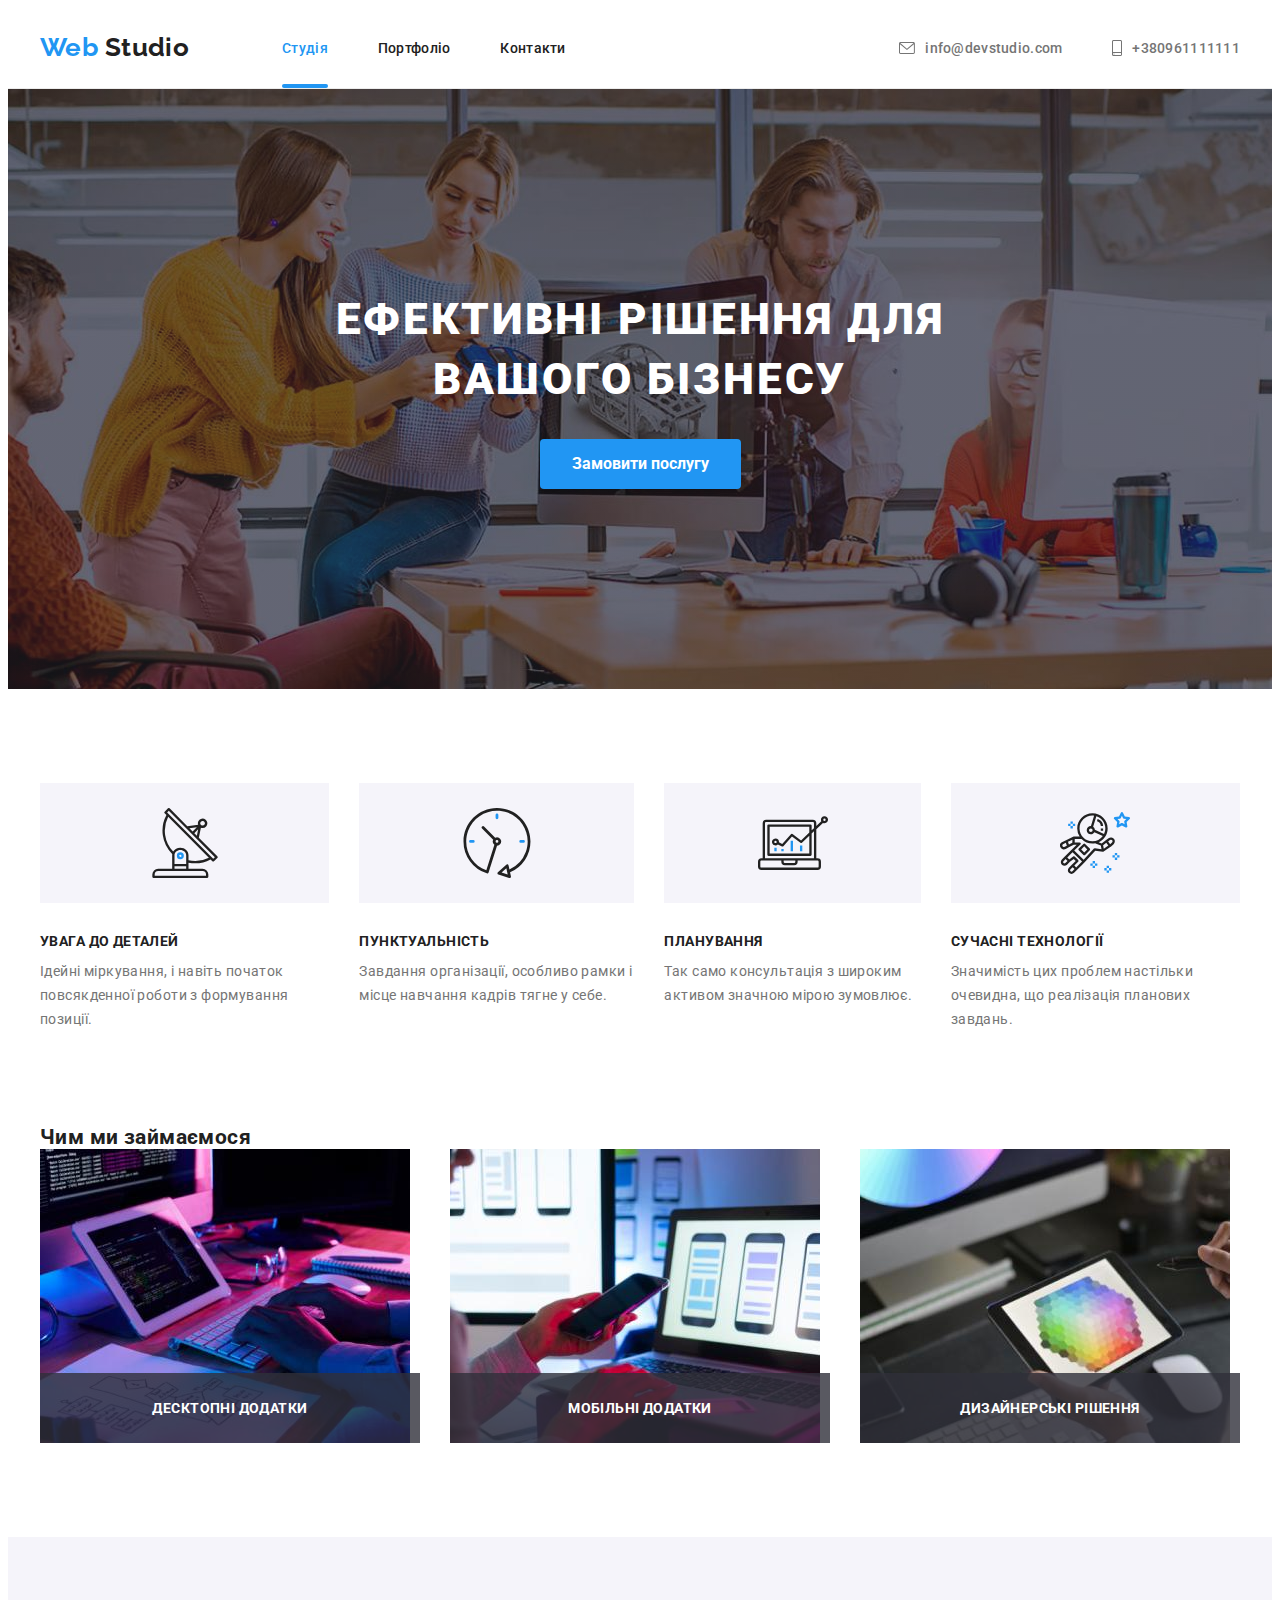
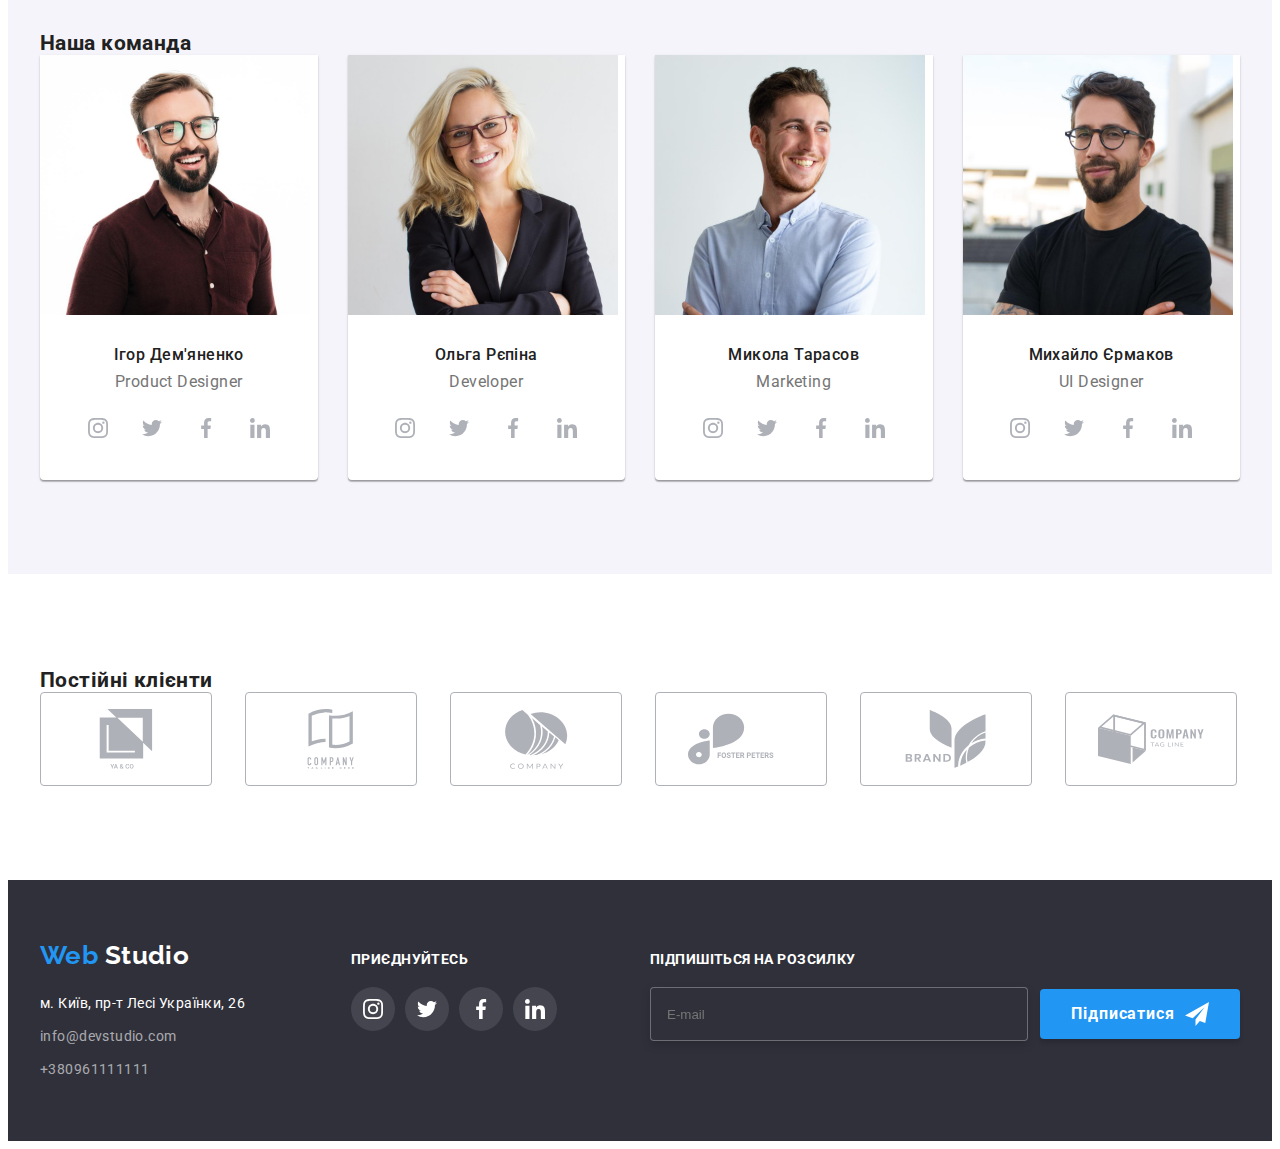
<file: index.html>
<!DOCTYPE html>
<html lang="uk">
  <head>
    <meta charset="UTF-8" />
    <meta http-equiv="X-UA-Compatible" content="IE=edge" />
    <meta name="viewport" content="width=device-width, initial-scale=1.0" />
    <title>Portfolio</title>
    <!-- font -->
    <link rel="preconnect" href="https://fonts.googleapis.com" />
    <link rel="preconnect" href="https://fonts.gstatic.com" crossorigin />
    <link
      href="https://fonts.googleapis.com/css2?family=Raleway:wght@700&family=Roboto:wght@400;500;700;900&display=swap"
      rel="stylesheet"
    />
    <!-- normolize -->
    <link
      rel="stylesheet"
      href="https://cdnjs.cloudflare.com/ajax/libs/modern-normalize/1.1.0/modern-normalize.min.css"
      integrity="sha512-wpPYUAdjBVSE4KJnH1VR1HeZfpl1ub8YT/NKx4PuQ5NmX2tKuGu6U/JRp5y+Y8XG2tV+wKQpNHVUX03MfMFn9Q=="
      crossorigin="anonymous"
      referrerpolicy="no-referrer"
    />
    <!-- styles -->
    <link rel="stylesheet" href="./css/main.min.css" />
    <!-- <link rel="stylesheet" href="./css/styles.css" /> -->
  </head>
  <body class="body">
    <header class="header">
      <div class="main-container container">
        <nav class="nav">
          <a class="logo link" href="/">
            <span class="logo-web">Web</span>
            Studio
          </a>
          <ul class="header-nav list">
            <li class="nav-item">
              <a class="nav-link activ link" href="./index.html">Студія</a>
            </li>
            <li class="nav-item">
              <a class="nav-link link" href="./portfolio.html">Портфоліо</a>
            </li>
            <li class="nav-item">
              <a class="nav-link link" href="contacts">Контакти</a>
            </li>
          </ul>
        </nav>
        <ul class="contacts list">
          <li class="contacts__item">
            <a class="contacts__link link" href="mailto:info@devstudio.com">
              <svg class="contacts__icon" width="16" height="12">
                <use href="./img/icons.svg/symbol-defs.svg#email"></use>
              </svg>
              info@devstudio.com
            </a>
          </li>
          <li class="contacts__item">
            <a class="contacts__link link" href="tel:+380961111111">
              <svg class="contacts__icon" width="10" height="16">
                <use href="./img/icons.svg/symbol-defs.svg#phone"></use>
              </svg>
              +380961111111
            </a>
          </li>
        </ul>
      </div>
    </header>

    <!--main-->
    <main class="main">
      <section class="hero">
        <div class="hero-container container">
          <h1 class="hero-container__titel">
            ефективні рішення для
            <br />
            вашого бізнесу
          </h1>
          <button class="hero-container__btn" type="button" data-modal-open>
            Замовити послугу
          </button>
        </div>
      </section>
      <section class="section">
        <div class="container">
          <h2 class="visually-hidden">переваги</h2>
          <ul class="priority list">
            <li class="priority__item">
              <div class="priority__icon-box">
                <svg class="priority__icon" width="70" height="70">
                  <use href="./img/icons.svg/symbol-defs.svg#antenna"></use>
                </svg>
              </div>
              <h3 class="priority__titel">УВАГА ДО ДЕТАЛЕЙ</h3>
              <p class="priority__text">
                Ідейні міркування, і навіть початок повсякденної роботи з
                формування позиції.
              </p>
            </li>
            <li class="priority__item">
              <div class="priority__icon-box">
                <svg class="priority__icon" width="70" height="70">
                  <use href="./img/icons.svg/symbol-defs.svg#clock"></use>
                </svg>
              </div>
              <h3 class="priority__titel">ПУНКТУАЛЬНІСТЬ</h3>
              <p class="priority__text">
                Завдання організації, особливо рамки і місце навчання кадрів
                тягне у себе.
              </p>
            </li>
            <li class="priority__item">
              <div class="priority__icon-box">
                <svg class="priority__icon" width="70" height="70">
                  <use href="./img/icons.svg/symbol-defs.svg#diagram"></use>
                </svg>
              </div>
              <h3 class="priority__titel">ПЛАНУВАННЯ</h3>
              <p class="priority__text">
                Так само консультація з широким активом значною мірою зумовлює.
              </p>
            </li>
            <li class="priority__item">
              <div class="priority__icon-box">
                <svg class="priority__icon" width="70" height="70">
                  <use href="./img/icons.svg/symbol-defs.svg#astronaut"></use>
                </svg>
              </div>
              <h3 class="priority__titel">СУЧАСНІ ТЕХНОЛОГІЇ</h3>
              <p class="priority__text">
                Значимість цих проблем настільки очевидна, що реалізація
                планових завдань.
              </p>
            </li>
          </ul>
        </div>
      </section>
      <section class="section section--not-paddng-top">
        <div class="container">
          <h2 class="section__titel titel">Чим ми займаємося</h2>
          <ul class="work list">
            <li class="work__item">
              <img
                src="./img/box1.jpg"
                alt="Написання коду за симантичною схемою."
                width="370"
              />
              <div class="work__overlay">
                <p class="work__dscr">Десктопні додатки</p>
              </div>
            </li>
            <li class="work__item">
              <img
                src="./img/box2.jpg"
                alt="Компьютер через який відбувається налаштування телефону."
                width="370"
              />
              <div class="work__overlay">
                <p class="work__dscr">Мобільні додатки</p>
              </div>
            </li>
            <li class="work__item">
              <img
                src="./img/box3.jpg"
                alt="Планшет з зображенням палітри кольорів.На задньому плані стоїть компьютер."
                width="370"
              />
              <div class="work__overlay">
                <p class="work__dscr">Дизайнерські рішення</p>
              </div>
            </li>
          </ul>
        </div>
      </section>
      <section class="section section--other-background">
        <div class="container">
          <h2 class="section__titel">Наша команда</h2>
          <ul class="team list">
            <li class="team__item">
              <img src="./img/img.jpg" alt="партрет дізайнера" width="270" />
              <div class="team__card">
                <h3 class="team__name">Ігор Дем'яненко</h3>
                <p class="team__profession">Product Designer</p>
                <ul class="social list">
                  <li class="social__item">
                    <a
                      href="https://www.instagram.com/"
                      class="social__link link"
                      target="_blank"
                      rel="noopener noreferrer"
                      aria-label="instagram"
                    >
                      <svg class="social__icon" width="20" height="20">
                        <use
                          href="./img/icons.svg/symbol-defs.svg#instagram"
                        ></use>
                      </svg>
                    </a>
                  </li>
                  <li class="social__item">
                    <a
                      href="https://twitter.com"
                      class="social__link link"
                      target="_blank"
                      rel="noopener noreferrer"
                      aria-label="twitter"
                    >
                      <svg class="social__icon" width="20" height="20">
                        <use
                          href="./img/icons.svg/symbol-defs.svg#twitter"
                        ></use>
                      </svg>
                    </a>
                  </li>
                  <li class="social__item">
                    <a
                      href="https://www.facebook.com/login/"
                      class="social__link link"
                      target="_blank"
                      rel="noopener noreferrer"
                      aria-label="facebook"
                    >
                      <svg class="social__icon" width="20" height="20">
                        <use
                          href="./img/icons.svg/symbol-defs.svg#facebook"
                        ></use>
                      </svg>
                    </a>
                  </li>
                  <li class="social__item">
                    <a
                      href="https://dk.linkedin.com/"
                      class="social__link link"
                      target="_blank"
                      rel="noopener noreferrer"
                      aria-label="linkedin"
                    >
                      <svg class="social__icon" width="20" height="20">
                        <use
                          href="./img/icons.svg/symbol-defs.svg#linkedin"
                        ></use>
                      </svg>
                    </a>
                  </li>
                </ul>
              </div>
            </li>
            <li class="team__item">
              <img
                src="./img/img(1).jpg"
                alt="партрет фронтент дивелопа"
                width="270"
              />
              <div class="team__card">
                <h3 class="team__name">Ольга Рєпіна</h3>
                <p class="team__profession">Developer</p>
                <ul class="social list">
                  <li class="social__item">
                    <a
                      href="https://www.instagram.com/"
                      class="social__link link"
                      target="_blank"
                      rel="noopener noreferrer"
                      aria-label="instagram"
                    >
                      <svg class="social__icon" width="20" height="20">
                        <use
                          href="./img/icons.svg/symbol-defs.svg#instagram"
                        ></use>
                      </svg>
                    </a>
                  </li>
                  <li class="social__item">
                    <a
                      href="https://twitter.com"
                      class="social__link link"
                      target="_blank"
                      rel="noopener noreferrer"
                      aria-label="twitter"
                    >
                      <svg class="social__icon" width="20" height="20">
                        <use
                          href="./img/icons.svg/symbol-defs.svg#twitter"
                        ></use>
                      </svg>
                    </a>
                  </li>
                  <li class="social__item">
                    <a
                      href="https://www.facebook.com/login/"
                      class="social__link link"
                      target="_blank"
                      rel="noopener noreferrer"
                      aria-label="facebook"
                    >
                      <svg class="social__icon" width="20" height="20">
                        <use
                          href="./img/icons.svg/symbol-defs.svg#facebook"
                        ></use>
                      </svg>
                    </a>
                  </li>
                  <li class="social__item">
                    <a
                      href="https://dk.linkedin.com/"
                      class="social__link link"
                      target="_blank"
                      rel="noopener noreferrer"
                      aria-label="linkedin"
                    >
                      <svg class="social__icon" width="20" height="20">
                        <use
                          href="./img/icons.svg/symbol-defs.svg#linkedin"
                        ></use>
                      </svg>
                    </a>
                  </li>
                </ul>
              </div>
            </li>
            <li class="team__item">
              <img
                src="./img/img(2).jpg"
                alt="партрет маркетолога"
                width="270"
              />
              <div class="team__card">
                <h3 class="team__name">Микола Тарасов</h3>
                <p class="team__profession">Marketing</p>
                <ul class="social list">
                  <li class="social__item">
                    <a
                      href="https://www.instagram.com/"
                      class="social__link link"
                      target="_blank"
                      rel="noopener noreferrer"
                      aria-label="instagram"
                    >
                      <svg class="social__icon" width="20" height="20">
                        <use
                          href="./img/icons.svg/symbol-defs.svg#instagram"
                        ></use>
                      </svg>
                    </a>
                  </li>
                  <li class="social__item">
                    <a
                      href="https://twitter.com"
                      class="social__link link"
                      target="_blank"
                      rel="noopener noreferrer"
                      aria-label="twitter"
                    >
                      <svg class="social__icon" width="20" height="20">
                        <use
                          href="./img/icons.svg/symbol-defs.svg#twitter"
                        ></use>
                      </svg>
                    </a>
                  </li>
                  <li class="social__item">
                    <a
                      href="https://www.facebook.com/login/"
                      class="social__link link"
                      target="_blank"
                      rel="noopener noreferrer"
                      aria-label="facebook"
                    >
                      <svg class="social__icon" width="20" height="20">
                        <use
                          href="./img/icons.svg/symbol-defs.svg#facebook"
                        ></use>
                      </svg>
                    </a>
                  </li>
                  <li class="social__item">
                    <a
                      href="https://dk.linkedin.com/"
                      class="social__link link"
                      target="_blank"
                      rel="noopener noreferrer"
                      aria-label="linkedin"
                    >
                      <svg class="social__icon" width="20" height="20">
                        <use
                          href="./img/icons.svg/symbol-defs.svg#linkedin"
                        ></use>
                      </svg>
                    </a>
                  </li>
                </ul>
              </div>
            </li>
            <li class="team__item">
              <img
                src="./img/img(3).jpg"
                alt="партрет уі дізайнера"
                width="270"
              />
              <div class="team__card">
                <h3 class="team__name">Михайло Єрмаков</h3>
                <p class="team__profession">UI Designer</p>
                <ul class="social list">
                  <li class="social__item">
                    <a
                      href="https://www.instagram.com/"
                      class="social__link link"
                      target="_blank"
                      rel="noopener noreferrer"
                      aria-label="instagram"
                    >
                      <svg class="social__icon" width="20" height="20">
                        <use
                          href="./img/icons.svg/symbol-defs.svg#instagram"
                        ></use>
                      </svg>
                    </a>
                  </li>
                  <li class="social__item">
                    <a
                      href="https://twitter.com"
                      class="social__link link"
                      target="_blank"
                      rel="noopener noreferrer"
                      aria-label="twitter"
                    >
                      <svg class="social__icon" width="20" height="20">
                        <use
                          href="./img/icons.svg/symbol-defs.svg#twitter"
                        ></use>
                      </svg>
                    </a>
                  </li>
                  <li class="social__item">
                    <a
                      href="https://www.facebook.com/login/"
                      class="social__link link"
                      target="_blank"
                      rel="noopener noreferrer"
                      aria-label="facebook"
                    >
                      <svg class="social__icon" width="20" height="20">
                        <use
                          href="./img/icons.svg/symbol-defs.svg#facebook"
                        ></use>
                      </svg>
                    </a>
                  </li>
                  <li class="social__item">
                    <a
                      href="https://dk.linkedin.com/"
                      class="social__link link"
                      target="_blank"
                      rel="noopener noreferrer"
                      aria-label="linkedin"
                    >
                      <svg class="social__icon" width="20" height="20">
                        <use
                          href="./img/icons.svg/symbol-defs.svg#linkedin"
                        ></use>
                      </svg>
                    </a>
                  </li>
                </ul>
              </div>
            </li>
          </ul>
        </div>
      </section>
      <section class="section">
        <div class="container">
          <h2 class="section__titel">Постійні клієнти</h2>
          <ul class="clients list">
            <li class="clients__item">
              <a
                class="clients__link link"
                href=""
                target="_blank"
                rel="noopener noreferrer"
              >
                <svg class="clients__logo" width="106" height="60">
                  <use href="./img/icons.svg/symbol-defs.svg#group"></use>
                </svg>
              </a>
            </li>
            <li class="clients__item">
              <a
                class="clients__link link"
                href=""
                target="_blank"
                rel="noopener noreferrer"
              >
                <svg class="clients__logo" width="106" height="60">
                  <use href="./img/icons.svg/symbol-defs.svg#group1"></use>
                </svg>
              </a>
            </li>
            <li class="clients__item">
              <a
                class="clients__link link"
                href=""
                target="_blank"
                rel="noopener noreferrer"
              >
                <svg class="clients__logo" width="106" height="60">
                  <use href="./img/icons.svg/symbol-defs.svg#group2"></use>
                </svg>
              </a>
            </li>
            <li class="clients__item">
              <a
                class="clients__link link"
                href=""
                target="_blank"
                rel="noopener noreferrer"
              >
                <svg class="clients__logo" width="106" height="60">
                  <use href="./img/icons.svg/symbol-defs.svg#group3"></use>
                </svg>
              </a>
            </li>
            <li class="clients__item">
              <a
                class="clients__link link"
                href=""
                target="_blank"
                rel="noopener noreferrer"
              >
                <svg class="clients__logo" width="106" height="60">
                  <use href="./img/icons.svg/symbol-defs.svg#group4"></use>
                </svg>
              </a>
            </li>
            <li class="clients__item">
              <a
                class="clients__link link"
                href=""
                target="_blank"
                rel="noopener noreferrer"
              >
                <svg class="clients__logo" width="106" height="60">
                  <use href="./img/icons.svg/symbol-defs.svg#group5"></use>
                </svg>
              </a>
            </li>
          </ul>
        </div>
      </section>
    </main>

    <!-- footer -->
    <footer class="footer">
      <div class="footer-container container">
        <div class="footer-aside">
          <a class="footer-logo link" href="/">
            <span class="logo-web">Web</span>
            Studio
          </a>
          <address class="address">
            <ul class="address-footer list">
              <li class="address-item">
                <a
                  class="address-place link"
                  href="https://goo.gl/maps/hSAFm4TaZF9GdMzh7"
                  target="_blank"
                  rel="noopener noreferrer"
                >
                  м. Київ, пр-т Лесі Українки, 26
                </a>
              </li>
              <li class="address-item">
                <a class="address-link link" href="mailto:info@devstudio.com"
                  >info@devstudio.com</a
                >
              </li>
              <li class="address-item">
                <a class="address-link link" href="tel:+380961111111"
                  >+380961111111</a
                >
              </li>
            </ul>
          </address>
        </div>
        <div class="footer-social">
          <h3 class="footer-titel">приєднуйтесь</h3>
          <ul class="footer-list list">
            <li class="social-item">
              <a
                href="https://www.instagram.com/"
                class="footer-link link"
                target="_blank"
                rel="noopener noreferrer"
                aria-label="instagram"
              >
                <svg class="footer-icon" width="20" height="20">
                  <use href="./img/icons.svg/symbol-defs.svg#instagram"></use>
                </svg>
              </a>
            </li>
            <li class="social-item">
              <a
                href="https://twitter.com"
                class="footer-link link"
                target="_blank"
                rel="noopener noreferrer"
                aria-label="twitter"
              >
                <svg class="footer-icon" width="20" height="20">
                  <use href="./img/icons.svg/symbol-defs.svg#twitter"></use>
                </svg>
              </a>
            </li>
            <li class="social-item">
              <a
                href="https://www.facebook.com/login/"
                class="footer-link link"
                target="_blank"
                rel="noopener noreferrer"
                aria-label="facebook"
              >
                <svg class="footer-icon" width="20" height="20">
                  <use href="./img/icons.svg/symbol-defs.svg#facebook"></use>
                </svg>
              </a>
            </li>
            <li class="social-item">
              <a
                href="https://dk.linkedin.com/"
                class="footer-link link"
                target="_blank"
                rel="noopener noreferrer"
                aria-label="linkedin"
              >
                <svg class="footer-icon" width="20" height="20">
                  <use href="./img/icons.svg/symbol-defs.svg#linkedin"></use>
                </svg>
              </a>
            </li>
          </ul>
        </div>
        <div class="follow">
          <form class="follow-form" name="follow-form">
            <strong class="follow-dsc">Підпишіться на розсилку</strong>
            <div class="follow-wrapper">
              <label class="follow-label">
                <input
                  class="follow-input"
                  type="email"
                  name="email"
                  placeholder="E-mail"
                  required
                />
              </label>
              <button class="follow-btn" type="submit">
                Підписатися
                <svg class="paper-airplan-icon" width="24" height="24">
                  <use
                    href="./img/icons.svg/symbol-defs.svg#paper-airplan"
                  ></use>
                </svg>
              </button>
            </div>
          </form>
        </div>
      </div>
    </footer>
    <div data-modal class="backdrop is-hidden">
      <div class="modal">
        <button data-modal-close class="modal-close">
          <svg class="close-cross-icon" width="11" height="11">
            <use href="./img/icons.svg/symbol-defs.svg#vector"></use>
          </svg>
        </button>
        <form class="register-form" name="register-form">
          <strong class="register-form-titel"
            >Залиште свої дані, ми вам передзвонимо</strong
          >
          <div class="register-form-group">
            <label class="label-form">
              <span class="register-txt">Ім'я</span>
              <input
                class="register-form-input"
                type="text"
                name="name"
                placeholder="&nbsp;"
                required
              />
              <svg class="register-icon" width="12" height="12">
                <use href="./img/icons.svg/symbol-defs.svg#modal-name"></use>
              </svg>
            </label>
            <label class="label-form">
              <span class="register-txt">Телефон</span>
              <input
                class="register-form-input"
                type="tel"
                name="tel"
                placeholder="&nbsp;"
                required
              />
              <svg class="register-icon" width="13" height="13">
                <use href="./img/icons.svg/symbol-defs.svg#modal-tel"></use>
              </svg>
            </label>
            <label class="label-form">
              <span class="register-txt">Пошта</span>
              <input
                class="register-form-input"
                type="email"
                name="email"
                placeholder="&nbsp;"
                required
              />
              <svg class="register-icon" width="15" height="12">
                <use href="./img/icons.svg/symbol-defs.svg#modal-email"></use>
              </svg>
            </label>
            <label class="label-form">
              <span class="register-txt">Коментар</span>
              <textarea
                class="comments"
                name="comments"
                rows="5"
                placeholder="Введіть текст"
              ></textarea>
            </label>
          </div>
          <label class="register-form-agreements">
            <input class="checkbox visually-hidden" type="checkbox" />
            <svg class="checkbox-icon" height="16" width="15">
              <use
                class="icon-check"
                href="./img/icons.svg/symbol-defs.svg#check"
              ></use>
              <use
                class="icon-uncheck"
                href="./img/icons.svg/symbol-defs.svg#uncheck"
              ></use>
            </svg>
            <span class="agreements-titel">
              Погоджуюся з розсилкою та приймаю
              <a class="agreements-link" target="_blank" href=""
                >Умови договору</a
              >
            </span>
          </label>
          <button class="submit-btn" type="submit">Відправити</button>
        </form>
      </div>
    </div>

    <script src="./js/modal.js"></script>
  </body>
</html>
</file>
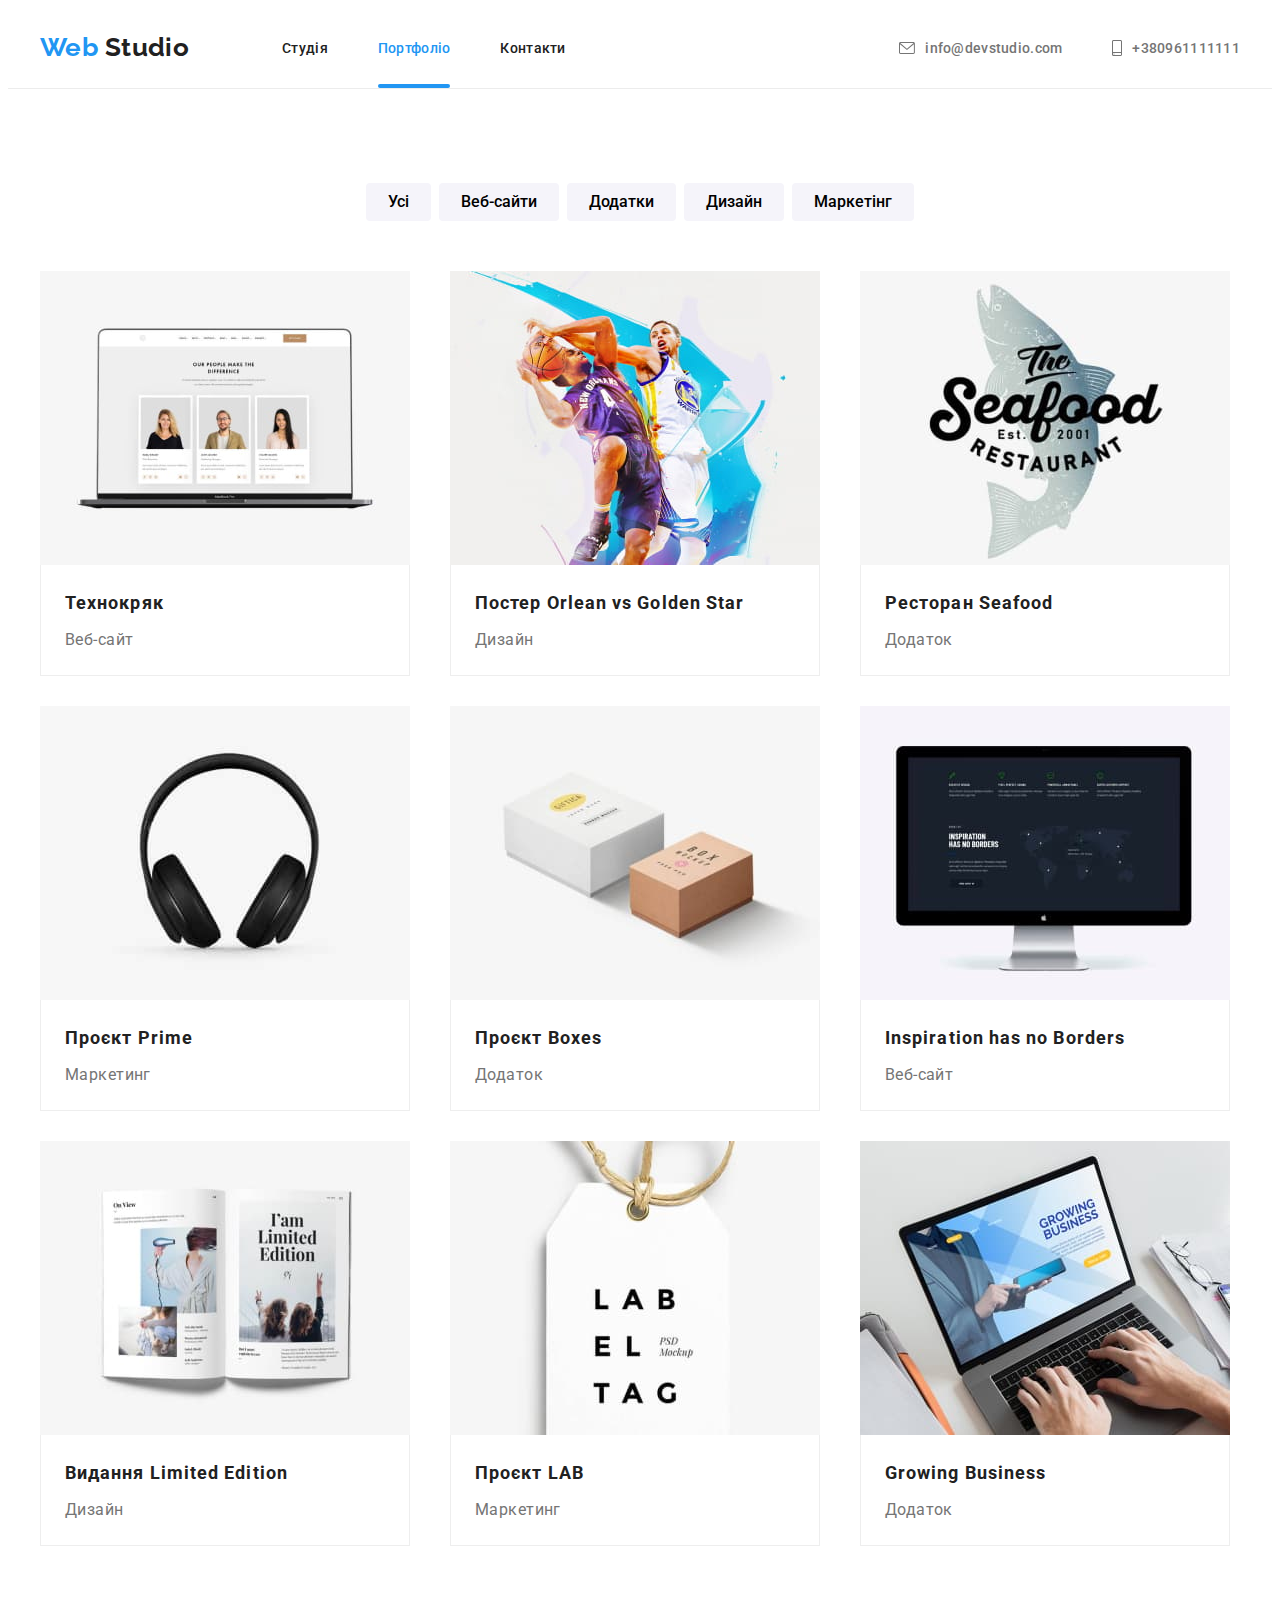
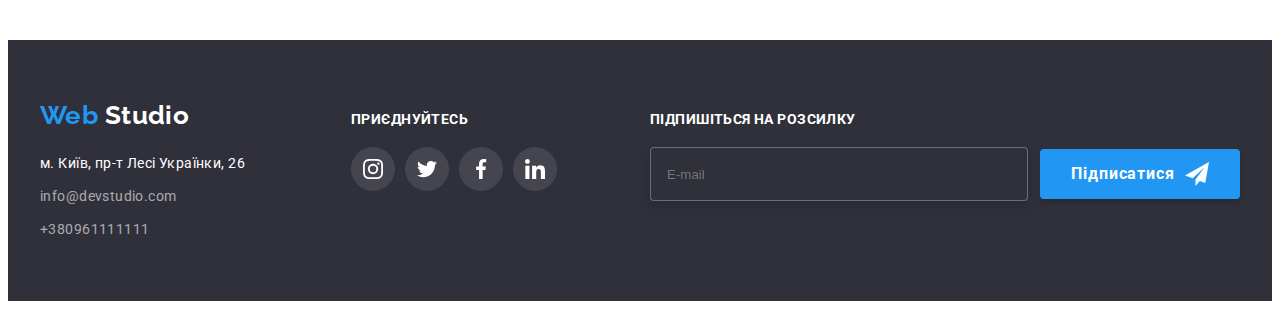
<file: portfolio.html>
<!DOCTYPE html>
<html lang="uk">
  <head>
    <meta charset="UTF-8" />
    <meta http-equiv="X-UA-Compatible" content="IE=edge" />
    <meta name="viewport" content="width=device-width, initial-scale=1.0" />
    <title>portfolio</title>
    <!-- fonts -->
    <link rel="preconnect" href="https://fonts.googleapis.com" />
    <link rel="preconnect" href="https://fonts.gstatic.com" crossorigin />
    <link
      href="https://fonts.googleapis.com/css2?family=Raleway:wght@700&family=Roboto:wght@400;500;700;900&display=swap"
      rel="stylesheet"
    />
    <!-- normolize -->
    <link
      rel="stylesheet"
      href="https://cdnjs.cloudflare.com/ajax/libs/modern-normalize/1.1.0/modern-normalize.min.css"
      integrity="sha512-wpPYUAdjBVSE4KJnH1VR1HeZfpl1ub8YT/NKx4PuQ5NmX2tKuGu6U/JRp5y+Y8XG2tV+wKQpNHVUX03MfMFn9Q=="
      crossorigin="anonymous"
      referrerpolicy="no-referrer"
    />
    <!-- styles -->
    <link rel="stylesheet" href="./css/main.min.css" />
    <!-- <link rel="stylesheet" href="./css/styles.css" /> -->
  </head>
  <body class="body">
    <header class="header">
      <div class="main-container container">
        <nav class="nav">
          <a class="logo link" href="/">
            <span class="logo-web">Web</span>
            Studio
          </a>
          <ul class="header-nav list">
            <li class="nav-item">
              <a class="nav-link link" href="./index.html">Студія</a>
            </li>
            <li class="nav-item">
              <a class="nav-link activ link" href="./portfolio.html"
                >Портфоліо</a
              >
            </li>
            <li class="nav-item">
              <a class="nav-link link" href="contacts">Контакти</a>
            </li>
          </ul>
        </nav>
        <ul class="contacts list">
          <li class="contacts__item">
            <a class="contacts__link link" href="mailto:info@devstudio.com">
              <svg class="contacts__icon" width="16" height="12">
                <use href="./img/icons.svg/symbol-defs.svg#email"></use>
              </svg>
              info@devstudio.com
            </a>
          </li>
          <li class="contacts__item">
            <a class="contacts__link link" href="tel:+380961111111">
              <svg class="contacts__icon" width="10" height="16">
                <use href="./img/icons.svg/symbol-defs.svg#phone"></use>
              </svg>
              +380961111111
            </a>
          </li>
        </ul>
      </div>
    </header>
    <main>
      <section class="projekts">
        <div class="container">
          <h1 class="visually-hidden">контент</h1>
          <ul class="btns-set list">
            <li class="btns-set__item">
              <button class="btns-set__button" type="button">Усі</button>
            </li>
            <li class="btns-set__item">
              <button class="btns-set__button" type="button">Веб-сайти</button>
            </li>
            <li class="btns-set__item">
              <button class="btns-set__button" type="button">Додатки</button>
            </li>
            <li class="btns-set__item">
              <button class="btns-set__button" type="button">Дизайн</button>
            </li>
            <li class="btns-set__item">
              <button class="btns-set__button" type="button">Маркетінг</button>
            </li>
          </ul>
          <ul class="portfolio list">
            <li class="portfolio__item">
              <div class="portfolio__cards">
                <a href="" class="portfolio__link link">
                  <div class="portfolio__thumb">
                    <img
                      class="portfolio__img"
                      src="./img/img0.jpg"
                      alt="Ноутбук з відкритою сторінкою сайта Технокряк."
                      width="370"
                    />
                    <div class="overlay">
                      <p class="overlay__desc">
                        Ресурс пропонує комплексні пропозиції з різним рівнем
                        функціоналу та сервісів. Все це дозволить відвідувачу
                        отримати вичерпні відомості про компанію чи приватну
                        особу.
                      </p>
                    </div>
                  </div>
                  <div class="portfolio__info">
                    <h2 class="portfolio__titel">Технокряк</h2>
                    <p class="portfolio__text">Веб-сайт</p>
                  </div>
                </a>
              </div>
            </li>
            <li class="portfolio__item">
              <div class="portfolio__cards">
                <a href="" class="portfolio__link link">
                  <div class="portfolio__thumb">
                    <img
                      class="portfolio__img"
                      src="./img/img1.jpg"
                      alt="Постер з двома волейболістами , які боряться за м’яч."
                      width="370"
                    />
                    <div class="overlay">
                      <p class="overlay__desc">
                        Ресурс пропонує комплексні пропозиції з різним рівнем
                        функціоналу та сервісів. Все це дозволить відвідувачу
                        отримати вичерпні відомості про компанію чи приватну
                        особу.
                      </p>
                    </div>
                  </div>
                  <div class="portfolio__info">
                    <h2 class="portfolio__titel">
                      Постер
                      <span lang="en">Orlean vs Golden Star</span>
                    </h2>
                    <p class="portfolio__text">Дизайн</p>
                  </div>
                </a>
              </div>
            </li>
            <li class="portfolio__item">
              <div class="portfolio__cards">
                <a href="" class="portfolio__link link">
                  <div class="portfolio__thumb">
                    <img
                      class="portfolio__img"
                      src="./img/img2.jpg"
                      alt="Логотип ресторана Seafood з зображенням риби."
                      width="370"
                    />
                    <div class="overlay">
                      <p class="overlay__desc">
                        Ресурс пропонує комплексні пропозиції з різним рівнем
                        функціоналу та сервісів. Все це дозволить відвідувачу
                        отримати вичерпні відомості про компанію чи приватну
                        особу.
                      </p>
                    </div>
                  </div>
                  <div class="portfolio__info">
                    <h2 class="portfolio__titel">
                      Ресторан
                      <span lang="en">Seafood</span>
                    </h2>
                    <p class="portfolio__text">Додаток</p>
                  </div>
                </a>
              </div>
            </li>
            <li class="portfolio__item">
              <div class="portfolio__cards">
                <a href="" class="portfolio__link link">
                  <div class="portfolio__thumb">
                    <img
                      class="portfolio__img"
                      src="./img/img3.jpg"
                      alt="Навушники чорного кольору. "
                      width="370"
                    />

                    <div class="overlay">
                      <p class="overlay__desc">
                        Ресурс пропонує комплексні пропозиції з різним рівнем
                        функціоналу та сервісів. Все це дозволить відвідувачу
                        отримати вичерпні відомості про компанію чи приватну
                        особу.
                      </p>
                    </div>
                  </div>
                  <div class="portfolio__info">
                    <h2 class="portfolio__titel">
                      Проєкт
                      <span lang="en">Prime</span>
                    </h2>
                    <p class="portfolio__text">Маркетинг</p>
                  </div>
                </a>
              </div>
            </li>
            <li class="portfolio__item">
              <div class="portfolio__cards">
                <a href="" class="portfolio__link link">
                  <div class="portfolio__thumb">
                    <img
                      class="portfolio__img"
                      src="./img/img4.jpg"
                      alt="Два бокси , великий білий і маленький коричневий."
                      width="370"
                    />

                    <div class="overlay">
                      <p class="overlay__desc">
                        Ресурс пропонує комплексні пропозиції з різним рівнем
                        функціоналу та сервісів. Все це дозволить відвідувачу
                        отримати вичерпні відомості про компанію чи приватну
                        особу.
                      </p>
                    </div>
                  </div>
                  <div class="portfolio__info">
                    <h2 class="portfolio__titel">
                      Проєкт
                      <span lang="en">Boxes</span>
                    </h2>
                    <p class="portfolio__text">Додаток</p>
                  </div>
                </a>
              </div>
            </li>
            <li class="portfolio__item">
              <div class="portfolio__cards">
                <a href="" class="portfolio__ink link">
                  <div class="portfolio__thumb">
                    <img
                      class="portfolio__img"
                      src="./img/img5.jpg"
                      alt="Манітор комп’ютера з відкритою сторінкою сайту Inspiration has no Borders. "
                      width="370"
                    />

                    <div class="overlay">
                      <p class="overlay__desc">
                        Ресурс пропонує комплексні пропозиції з різним рівнем
                        функціоналу та сервісів. Все це дозволить відвідувачу
                        отримати вичерпні відомості про компанію чи приватну
                        особу.
                      </p>
                    </div>
                  </div>
                  <div class="portfolio__info">
                    <h2 class="portfolio__titel">
                      <span lang="en">Inspiration has no Borders</span>
                    </h2>
                    <p class="portfolio__text">Веб-сайт</p>
                  </div>
                </a>
              </div>
            </li>
            <li class="portfolio__item">
              <div class="portfolio__cards">
                <a href="" class="portfolio__ink link">
                  <div class="portfolio__thumb">
                    <img
                      class="portfolio__img"
                      src="./img/img6.jpg"
                      alt="Відкрита книга з надписом I am limited edition, і зображенням двох вівчар які стоять спиною. "
                      width="370"
                    />

                    <div class="overlay">
                      <p class="overlay__desc">
                        Ресурс пропонує комплексні пропозиції з різним рівнем
                        функціоналу та сервісів. Все це дозволить відвідувачу
                        отримати вичерпні відомості про компанію чи приватну
                        особу.
                      </p>
                    </div>
                  </div>
                  <div class="portfolio__info">
                    <h2 class="portfolio__titel">
                      Видання
                      <span lang="en">Limited Edition</span>
                    </h2>
                    <p class="portfolio__text">Дизайн</p>
                  </div>
                </a>
              </div>
            </li>
            <li class="portfolio__item">
              <div class="portfolio__cards">
                <a href="" class="portfolio__link link">
                  <div class="portfolio__thumb">
                    <img
                      class="portfolio__img"
                      src="./img/img7.jpg"
                      alt="Біла прямокутна етікетна товару на мотузку  з надписом lab el tag. "
                      width="370"
                    />

                    <div class="overlay">
                      <p class="overlay__desc">
                        Ресурс пропонує комплексні пропозиції з різним рівнем
                        функціоналу та сервісів. Все це дозволить відвідувачу
                        отримати вичерпні відомості про компанію чи приватну
                        особу.
                      </p>
                    </div>
                  </div>
                  <div class="portfolio__info">
                    <h2 class="portfolio__titel">
                      Проєкт
                      <span lang="en">LAB</span>
                    </h2>
                    <p class="portfolio__text">Маркетинг</p>
                  </div>
                </a>
              </div>
            </li>
            <li class="portfolio__item">
              <div class="portfolio__cards">
                <a href="" class="portfolio__link link">
                  <div class="portfolio__thumb">
                    <img
                      class="portfolio__img"
                      src="./img/img8.jpg"
                      alt="Руки на клавіатурі відкритого лап топу на якому відкрита интернет сторінка Growing business"
                      width="370"
                    />

                    <div class="overlay">
                      <p class="overlay__desc">
                        Ресурс пропонує комплексні пропозиції з різним рівнем
                        функціоналу та сервісів. Все це дозволить відвідувачу
                        отримати вичерпні відомості про компанію чи приватну
                        особу.
                      </p>
                    </div>
                  </div>
                  <div class="portfolio__info">
                    <h2 class="portfolio__titel">
                      <span lang="en">Growing Business</span>
                    </h2>
                    <p class="portfolio__text">Додаток</p>
                  </div>
                </a>
              </div>
            </li>
          </ul>
        </div>
      </section>
    </main>
    <footer class="footer">
      <div class="footer-container container">
        <div class="footer-aside">
          <a class="footer-logo link" href="/">
            <span class="logo-web">Web</span>
            Studio
          </a>
          <address class="address">
            <ul class="address-footer list">
              <li class="address-item">
                <a
                  class="address-place link"
                  href="https://goo.gl/maps/hSAFm4TaZF9GdMzh7"
                  target="_blank"
                  rel="noopener norefferer"
                >
                  м. Київ, пр-т Лесі Українки, 26
                </a>
              </li>

              <li class="address-item">
                <a class="address-link link" href="mailto:info@devstudio.com"
                  >info@devstudio.com</a
                >
              </li>
              <li class="address-item">
                <a class="address-link link" href="tel:+380961111111"
                  >+380961111111</a
                >
              </li>
            </ul>
          </address>
        </div>
        <div class="footer-social">
          <h3 class="footer-titel">приєднуйтесь</h3>
          <ul class="footer-list list">
            <li class="social-item">
              <a
                href="https://www.instagram.com/"
                class="footer-link link"
                target="_blank"
                rel="noopener noreferrer"
                aria-label="instagram"
              >
                <svg class="footer-icon" width="20" height="20">
                  <use href="./img/icons.svg/symbol-defs.svg#instagram"></use>
                </svg>
              </a>
            </li>
            <li class="social-item">
              <a
                href="https://twitter.com"
                class="footer-link link"
                target="_blank"
                rel="noopener noreferrer"
                aria-label="twitter"
              >
                <svg class="footer-icon" width="20" height="20">
                  <use href="./img/icons.svg/symbol-defs.svg#twitter"></use>
                </svg>
              </a>
            </li>
            <li class="social-item">
              <a
                href="https://www.facebook.com/login/"
                class="footer-link link"
                target="_blank"
                rel="noopener noreferrer"
                aria-label="facebook"
              >
                <svg class="footer-icon" width="20" height="20">
                  <use href="./img/icons.svg/symbol-defs.svg#facebook"></use>
                </svg>
              </a>
            </li>
            <li class="social-item">
              <a
                href="https://dk.linkedin.com/"
                class="footer-link link"
                target="_blank"
                rel="noopener noreferrer"
                aria-label="linkedin"
              >
                <svg class="footer-icon" width="20" height="20">
                  <use href="./img/icons.svg/symbol-defs.svg#linkedin"></use>
                </svg>
              </a>
            </li>
          </ul>
        </div>
        <div class="footer-form">
          <form class="follow-form" name="follow-form">
            <strong class="follow-dsc">Підпишіться на розсилку</strong>
            <div class="follow-wrapper">
              <label class="follow-label">
                <input
                  class="follow-input"
                  type="email"
                  name="email"
                  placeholder="E-mail"
                  required
                />
              </label>
              <button class="follow-btn" type="submit">
                Підписатися
                <svg class="paper-airplan-icon" width="24" height="24">
                  <use
                    href="./img/icons.svg/symbol-defs.svg#paper-airplan"
                  ></use>
                </svg>
              </button>
            </div>
          </form>
        </div>
      </div>
    </footer>
  </body>
</html>
</file>
<file: css/styles.css>
/* :root {
  
  --main-color: #212121;
  --second-txt-color: #757575;
  --accent-txt-color: #2196f3;
  --light-txt-color: #ffffff;
  --second-accent-color: #ffffff99;
  --icon-color: #afb1b8;
  --second-icon-color: #ffffff;

 
  --main-bg-color: #2f303a;
  --light-bg-color: #ffffff;
  --accent-bg-color: #f5f4fa;
  --second-accent-bg-color: #ffffff1a;
  --blue-accent: #2196f3;
  --overlay: #2196f3e6;
  --second-overlay: #2f303acc;
  --backdrop: #00000033;

  
  --main-brd-color: #ececec;
  --second-brd-color: #eeeeee;
  --border: rgba(0, 0, 0, 0.1);
  --accent-border-color: #ffffff4d;

 
  --main-font: Roboto, sans-serif;
  --second-font: Raleway, sans-serif;

 
  --item: 3;
  --indent: 30px;

 
  --anim: 250ms cubic-bezier(0.4, 0, 0.2, 1);
} */

/* reset */

/* h1,
h2,
h3,
h4,
h5,
h6,
p {
  margin: 0;
}

img {
  display: block;
  max-width: 100%;
  height: auto;
}

body {
  font-family: var(--main-font);
  font-size: 14px;
  line-height: calc(16 / 14);
  color: var(--main-color);
  letter-spacing: 0.03em;
}

.link {
  display: block;
  text-decoration: inherit;
  color: currentColor;
}

.list {
  list-style: none;
  margin: 0;
  padding: 0;
} */

/* .visually-hidden {
  position: absolute;
  width: 1px;
  height: 1px;
  margin: -1px;
  border: 0;
  padding: 0;
  white-space: nowrap;
  clip-path: inset(100%);
  clip: rect(0 0 0 0);
  overflow: hidden;
} */

/* .address {
  all: unset;
} */
/* 
.container {
  width: 1200px;
  padding-left: 15px;
  padding-right: 15px;
  margin: 0 auto;
  
} */

/* .titel {
  font-weight: 700;
  font-size: 36px;
  line-height: calc(42 / 36);
  text-align: center;
  margin-bottom: 50px;
} */

/* header start */

/* .header {
  border-bottom: 1px solid var(--main-brd-color);
}

.main-container {
  display: flex;
}

.nav {
  display: flex;
  margin-right: auto;
}

.header-nav {
  display: flex;
  gap: 50px;
} */
/* .logo {
  font-family: var(--second-font);
  font-weight: 700;
  font-size: 26px;
  line-height: 31px;
  margin-right: 93px;
  padding-top: 24px;
  padding-bottom: 25px;
}

.logo-web {
  color: var(--accent-txt-color);
} */

/* .nav-link {
  font-weight: 500;
  letter-spacing: 0.02em;
  padding-top: 32px;
  padding-bottom: 32px;

  transition: color var(--anim);
}

.nav-link:hover,
.nav-link:focus {
  color: var(--accent-txt-color);
}

.nav-link.activ {
  position: relative;
  color: var(--accent-txt-color);
}

.nav-link.activ::after {
  position: absolute;
  bottom: 0;
  right: 0;
  content: "";
  display: block;
  width: 100%;
  height: 4px;
  border-radius: 2px;
  background-color: var(--accent-txt-color);
} */

/* .contacts {
  display: flex;
  gap: 50px;
}
.contacts__link {
  color: var(--second-txt-color);
  font-weight: 500;
  letter-spacing: 0.02em;
  padding-top: 32px;
  padding-bottom: 32px;
  display: flex;
  align-items: center;

  transition: color 250ms cubic-bezier(0.4, 0, 0.2, 1);
}

.contacts__icon {
  fill: currentColor;
  margin-right: 10px;
  align-items: center;
  text-align: inherit;
}

.contacts__link:hover,
.contacts__link:focus {
  color: var(--accent-txt-color);
} */
/* header end */

/* main page start */

/* .section {
  padding-top: 94px;
  padding-bottom: 94px;
} */
/* 
.work-section.section {
  padding-top: 0;
} */
/* .hero {
  max-width: 1600px;
  margin-left: auto;
  margin-right: auto;
  background-color: var(--main-bg-color);
  background-image: linear-gradient(
      to right,
      rgba(47, 48, 58, 0.4),
      rgba(47, 48, 58, 0.4)
    ),
    url(../img/hero-bg.jpg.jpg);
  background-position: center;
  background-repeat: no-repeat;
  background-size: cover;
  padding-top: 200px;
  padding-bottom: 200px;
}

.hero-container__titel {
  text-transform: uppercase;
  font-weight: 900;
  font-size: 44px;
  line-height: calc(60 / 44);
  letter-spacing: 0.06em;
  color: var(--light-txt-color);
  text-align: center;
  margin-bottom: 30px;
  margin-right: auto;
  margin-left: auto;
  display: block;
}

.hero-conainer__btn {
  font-family: inherit;
  font-weight: 700;
  font-size: 16px;
  line-height: calc(30 / 16);
  background-color: var(--accent-txt-color);
  color: var(--light-txt-color);
  cursor: pointer;
  padding: 10px 32px;
  box-shadow: 0px 4px 4px rgba(0, 0, 0, 0.15);
  border-radius: 4px;
  align-items: center;
  margin-right: auto;
  margin-left: auto;
  display: block;
  border: transparent;
} */

/* .feature {
  height: 120px;
  background-color: var(--accent-bg-color);
  display: flex;
  margin-bottom: 30px;
  align-items: center;
  justify-content: center;
}

.feature__icon {
  background-position: center;
  background-repeat: no-repeat;
  background-size: contain;
  margin-right: 0;
} */

/* .priority__titel {
  font-weight: 700;
  font-size: 14px;
  line-height: calc(16 / 14);
  letter-spacing: 0.03em;
  text-transform: uppercase;
  margin-bottom: 10px;
}

.priority__list {
  display: flex;
  gap: 30px;
}

.priority__text {
  line-height: calc(24 / 14);
  color: var(--second-txt-color);
} */

/* .work__list {
  display: flex;
  gap: var(--indent);
}

.work__item {
  position: relative;
  flex-basis: calc((100% - var(--indent) * (var(--item) - 1)) / var(--item));
}

.work__overlay {
  position: absolute;
  bottom: 0;
  right: 0;
  width: 100%;
  height: 70px;
  background-color: var(--second-overlay);
  display: flex;
  align-items: center;
  justify-content: center;
}

.work__dscr {
  font-weight: 700;
  text-transform: uppercase;
  color: var(--light-txt-color);
} */

/* .team.list {
  display: flex;
  gap: var(--indent);
}

.team-item {
  flex-basis: calc((100% - var(--indent) * (var(--item) - 1)) / var(--item));
  background-color: var(--light-bg-color);
  box-shadow: 0px 1px 3px rgba(0, 0, 0, 0.12), 0px 1px 1px rgba(0, 0, 0, 0.14),
    0px 2px 1px rgba(0, 0, 0, 0.2);
  border-radius: 0px 0px 4px 4px;
}

.employees {
  background-color: var(--accent-bg-color);
}

.team-card {
  padding-top: 30px;
  padding-bottom: 30px;
}
.team-name {
  font-weight: 500;
  font-size: 16px;
  line-height: calc(19 / 16);
  text-align: Center;
  color: var(--main-color);
  margin-bottom: 10px;
}

.team-profession {
  font-size: 16px;
  line-height: calc(19 / 16);
  line-height: 100%;
  text-align: Center;
  color: var(--second-txt-color);
  margin-bottom: 16px;
} */
/* 
.social-list {
  display: flex;
  gap: 10px;
  justify-content: center;
}

.social-link {
  display: flex;
  align-items: center;
  justify-content: center;
  width: 44px;
  height: 44px;
  border-radius: 50%;
  border: transparent;

  transition: color var(--anim), background-color var(--anim);
}

.social-link:hover,
.social-link:focus {
  background-color: var(--accent-txt-color);
  border-color: var(--accent-txt-color);
}
.social-icon {
  fill: var(--icon-color);
  background-position: center;
  background-size: contain;
  background-repeat: no-repeat;

  transition: fill var(--anim);
}

.social-link:hover .social-icon,
.social-link:focus .social-icon {
  fill: var(--light-txt-color);
} */

/* .fast-clients__list {
  display: flex;
  gap: var(--indent);
}

.fast-clients__item {
  --item: 6;
  flex-basis: calc((100% - var(--indent) * (var(--item) - 1)) / var(--item));
}
.fast-clients__group {
  width: 170px;
  height: 92px;
  border: 1px solid var(--icon-color);
  border-radius: 4px;
  display: flex;
  justify-content: center;
  align-items: center;
  color: var(--icon-color);

  transition: color var(--anim), border-color var(--anim), filter var(--anim);
}

.fast-clients__group:hover,
.fast-clients__group:focus {
  color: var(--accent-txt-color);
  border-color: var(--accent-txt-color);
  filter: drop-shadow(0px 4px 4px rgba(0, 0, 0, 0.25));
}

.fast-clients__logo {
  fill: currentColor;
} */
/* main page end */

/* footer start */
/* .footer-container {
  align-items: baseline;
  display: flex;
}
.footer {
  background-color: var(--main-bg-color);
  padding-top: 60px;
  padding-bottom: 60px;
}

.footer-aside {
  margin-right: 70px;
  flex-grow: 1;
} */

/* .footer-logo {
  font-family: var(--second-font);
  color: var(--light-txt-color);
  font-weight: 700;
  font-size: 26px;
  line-height: calc(31 / 26);
  margin-bottom: 20px;
} */

/* .address-footer {
  flex-direction: column;
  gap: 9px;
} */

/* .address-place {
  display: block;
  font-style: normal;
  font-weight: 400;
  line-height: calc(24 / 14);
  color: var(--light-txt-color);
  margin-bottom: 9px;

  transition: color var(--anim);
}

.address-place:hover,
.address-place:focus {
  color: var(--accent-txt-color);
} */

/* .address-link {
  display: block;
  list-style: none;
  font-weight: 400;
  line-height: calc(24 / 14);
  color: var(--second-accent-color);

  transition: color var(--anim);
} */

/* .address-item {
  margin-bottom: 9px;
}

.address-item:last-child {
  margin-bottom: 0;
} */

/* .address-link:hover,
.address-link:focus {
  color: var(--accent-txt-color);
} */

/* .footer-social {
  margin-right: 93px;
}

.footer-titel {
  font-style: normal;
  font-weight: 700;
  font-size: 14px;
  line-height: calc(16 / 14);
  color: var(--light-txt-color);
  text-transform: uppercase;
  margin-bottom: 20px;
} */

/* .footer-list {
  display: flex;
  gap: 10px;
  justify-content: center;
} */

/* .footer-link {
  display: flex;
  align-items: center;
  justify-content: center;
  width: 44px;
  height: 44px;
  border-radius: 50%;
  color: var(--light-txt-color);
  background-color: var(--second-accent-bg-color);

  transition: background-color var(--anim);
}

.footer-link:hover,
.footer-link:focus {
  background-color: var(--accent-txt-color);
} */
/* .footer-icon {
  fill: currentColor;
} */

/* .footer-form {
  display: flex;
  flex-direction: column;
} */

/* .follow-dsc {
  text-transform: uppercase;
  color: var(--light-txt-color);
  display: block;
  margin-bottom: 20px;
}

.follow-input {
  width: 358px;
  height: 50px;
  background-color: var(--main-bg-color);
  border: 1px solid var(--accent-border-color);
  filter: drop-shadow(0px 4px 4px rgba(0, 0, 0, 0.15));
  border-radius: 4px;
  padding-left: 16px;
  outline: transparent;
  color: var(--light-txt-color);
}

.follow-btn {
  width: 200px;
  height: 50px;
  background: var(--blue-accent);
  box-shadow: 0px 4px 4px rgba(0, 0, 0, 0.15);
  border-radius: 4px;
  border: transparent;
  color: var(--light-txt-color);
  align-items: center;
  justify-content: center;
  display: flex;
  gap: 10px;
  cursor: pointer;
  font-family: "Roboto";
  font-weight: 700;
  font-size: 16px;
  line-height: calc(30 / 16);
  letter-spacing: 0.06em;
}

.paper-airplan-icon {
  fill: currentColor;
}

.follow-wrapper {
  display: flex;
  align-items: center;
  justify-content: center;
  gap: 12px;
} */
/* footer end */

/* madal start */

/* .backdrop {
  position: fixed;
  top: 0;
  left: 0;
  width: 100%;
  height: 100%;
  background-color: var(--backdrop);

  transition: visibility var(--anim), opacity var(--anim);
}

.backdrop.is-hidden {
  opacity: 0;
  pointer-events: none;
  visibility: hidden;
}

.modal {
  position: absolute;
  top: 50%;
  left: 50%;
  transform: translate(-50%, -50%);
  max-width: 528px;
  max-height: 581px;
  background-color: var(--light-bg-color);
  box-shadow: 0px 1px 3px rgba(0, 0, 0, 0.12), 0px 1px 1px rgba(0, 0, 0, 0.14),
    0px 2px 1px rgba(0, 0, 0, 0.2);
  border-radius: 4px;
  padding: 35px 32px 45px 48px;

  transition: transform var(--anim);
}

.modal-close {
  position: absolute;
  top: 8px;
  right: 8px;
  width: 30px;
  height: 30px;
  border-radius: 50%;
  border: 1px solid var(--border);
  background-color: var(--light-bg-color);
  cursor: pointer;

  transition: color var(--anim);
}

.close-cross-icon {
  display: block;
  margin: auto;
  padding: 0;
  fill: inherit;
}

.modal-close:focus .close-cross-icon,
.modal-close:hover .close-cross-icon {
  fill: var(--accent-txt-color);
}

.register-form-group {
  margin-bottom: 20px;
}
.register-form {
  display: flex;
  flex-direction: column;
}

.label-form {
  position: relative;
  display: flex;
  flex-direction: column;
  font-weight: 400;
  font-size: 12px;
  line-height: calc(14 / 12);
  letter-spacing: 0.01em;
  color: var(--second-txt-color);
}

.label-form:not(:last-child) {
  margin-bottom: 10px;
}

.register-icon {
  position: absolute;
  bottom: 14px;
  left: 12px;

  transition: fill var(--anim);
}

.register-form-titel {
  font-weight: 700;
  font-size: 20px;
  line-height: calc(23 / 20);
  text-align: center;
  margin-bottom: 12px;
}

.register-txt {
  margin-bottom: 4px;
}
.register-form-input {
  width: 448px;
  height: 40px;
  border: 1px solid rgba(33, 33, 33, 0.2);
  border-radius: 4px;
  padding-left: 42px;
  padding-right: 12px;
  outline: transparent;
  cursor: pointer;

  transition: border-color var(--anim);
}

.register-form-input:focus {
  border-color: var(--accent-txt-color);
}

.register-form-input:focus + .register-icon {
  fill: var(--accent-txt-color);
}

.comments {
  padding: 12px 16px;
  height: 120px;
  width: 448px;
  border: 1px solid rgba(33, 33, 33, 0.2);
  border-radius: 4px;
  outline: transparent;
  resize: none;
  display: block;
  cursor: pointer;

  transition: border-color var(--anim);
}

.comments:focus {
  border-color: var(--accent-txt-color);
}

.register-form-agreements {
  display: flex;
  align-items: center;
  justify-content: center;
  margin-bottom: 30px;
  gap: 7px;
}

.agreements-titel {
  display: flex;
  align-items: center;
  justify-content: center;
  line-height: calc(24 / 14);
  user-select: none;
  gap: 4px;
  color: var(--second-txt-color);
}

.icon-check {
  opacity: 0;

  transition: opacity var(--anim), background-color var(--anim),
    color var(--anim);
}

.checkbox {
  cursor: pointer;
}

.checkbox:checked + .checkbox-icon .icon-check {
  opacity: 1;
}

.icon-uncheck {
  opacity: 1;

  transition: opacity var(--anim);
}

.checkbox:checked + .checkbox-icon .icon-uncheck {
  opacity: 0;
}

.agreements-link {
  color: var(--accent-txt-color);
}
.submit-btn {
  width: 200px;
  height: 50px;
  background-color: var(--accent-txt-color);
  color: var(--light-txt-color);
  border-color: transparent;
  box-shadow: 0px 4px 4px rgba(0, 0, 0, 0.15);
  border-radius: 4px;
  margin: 0 auto;
  cursor: pointer;
  font-family: var(--main-font);
  font-weight: 700;
  font-size: 16px;
  line-height: calc(30 / 16);
  letter-spacing: 0.06em;
} */
/* madal end */

/* PORTFOLIO  MAIN START*/

/* .content.list {
  display: flex;
  gap: 8px;
  justify-content: center;
  margin-bottom: 50px;
}

.content-btn {
  display: block;
  font-family: inherit;
  font-weight: 500;
  font-size: 16px;
  line-height: calc(26 / 16);
  cursor: pointer;
  padding: 6px 22px;
  background: #f5f4fa;
  border-radius: 4px;
  border: transparent;

  transition: background-color var(--anim), color var(--anim),
    box-shadow var(--anim);
}

.content-btn:hover,
.content-btn:focus {
  background-color: var(--accent-txt-color);
  color: var(--light-txt-color);
  box-shadow: 0px 3px 1px rgba(0, 0, 0, 0.1), 0px 1px 2px rgba(0, 0, 0, 0.08),
    0px 2px 2px rgba(0, 0, 0, 0.12);
  border-radius: 4px;
  border: transparent;
} */

/* .portfolio-cards {
  max-width: 370px;
} */

/* .card-img {
  margin: 0;
  align-items: center;
  display: block;
}

.cards-thumb {
  position: relative;
  overflow: hidden;
} */

/* .overlay {
  position: absolute;
  top: 0;
  left: 0;
  transform: translateY(100%);
  width: 100%;
  height: 100%;
  display: flex;
  align-items: center;
  justify-content: center;
  background-color: var(--overlay);
  padding: 63px 24px;

  transition: transform var(--anim);
}

.overlay-desc {
  font-size: 18px;
  line-height: calc(28 / 18);
  color: var(--light-txt-color);
} */
/* .portfolio.list {
  display: flex;
  flex-wrap: wrap;
  gap: var(--indent);
}
.portfolio-item {
  flex-basis: calc((100% - var(--indent) * (var(--item) - 1)) / var(--item));

  transition: box-shadow var(--anim);
} */

/* .cards-info {
  padding: 20px 24px;
  border-right: 1px solid var(--second-brd-color);
  border-bottom: 1px solid var(--second-brd-color);
  border-left: 1px solid var(--second-brd-color);
} */

/* .portfolio-titel {
  font-weight: 700;
  font-size: 18px;
  line-height: calc(36 / 18);
  letter-spacing: 0.06em;
  color: var(--main-color);
  margin-bottom: 4px;
}

.portfolio-text {
  color: var(--second-txt-color);
  font-weight: 400;
  font-size: 16px;
  line-height: calc(30 / 16);
} */

/* .cards-link {
  transition: box-shadow var(--anim);
}

.cards-link:hover,
.cards-link:focus {
  box-shadow: 0px 1px 1px rgba(0, 0, 0, 0.12), 0px 4px 4px rgba(0, 0, 0, 0.06),
    1px 4px 6px rgba(0, 0, 0, 0.16);
} */

/* .cards-link:hover .overlay,
.cards-link:focus .overlay {
  transform: translateY(0);
  box-shadow: 0px 1px 1px rgba(0, 0, 0, 0.12), 0px 4px 4px rgba(0, 0, 0, 0.06),
    1px 4px 6px rgba(0, 0, 0, 0.16);
} */

/* PORTFOLIO MAIN END */
</file>
<file: css/main.min.css>
:root{--main-color: #212121;--second-txt-color: #757575;--accent-txt-color: #2196f3;--light-txt-color: #ffffff;--second-accent-color: #ffffff99;--icon-color: #afb1b8;--second-icon-color: #ffffff;--main-bg-color: #2f303a;--light-bg-color: #ffffff;--accent-bg-color: #f5f4fa;--second-accent-bg-color: #ffffff1a;--blue-accent: #2196f3;--overlay: #2196f3e6;--second-overlay: #2f303acc;--backdrop: #00000033;--main-brd-color: #ececec;--second-brd-color: #eeeeee;--border: rgba(0, 0, 0, 0.1);--accent-border-color: #ffffff4d;--main-font: Roboto, sans-serif;--second-font: Raleway, sans-serif;--item: 3;--indent: 30px;--anim: 250ms cubic-bezier(0.4, 0, 0.2, 1)}.visually-hidden{position:absolute;width:1px;height:1px;margin:-1px;border:0;padding:0;white-space:nowrap;-webkit-clip-path:inset(100%);clip-path:inset(100%);clip:rect(0 0 0 0);overflow:hidden}.projekts,.clients-section,.section--other-background,.section{padding-top:94px;padding-bottom:94px}h1,h2,h3,h4,h5,h6,p{margin:0}img{display:block;max-width:100%;height:auto}.address{all:unset}.link{display:block;text-decoration:inherit;color:currentColor}.list{list-style:none;margin:0;padding:0}body{font-family:var(--main-font);font-size:14px;line-height:1.1428571429;color:var(--main-color);letter-spacing:.03em}.container{width:1200px;padding-left:15px;padding-right:15px;margin:0 auto}.header{border-bottom:1px solid var(--main-brd-color)}.main-container{display:-webkit-box;display:-ms-flexbox;display:flex}.nav{display:-webkit-box;display:-ms-flexbox;display:flex;margin-right:auto}.header-nav{display:-webkit-box;display:-ms-flexbox;display:flex;gap:50px}.nav-link{font-weight:500;letter-spacing:.02em;padding-top:32px;padding-bottom:32px;-webkit-transition:color var(--anim);transition:color var(--anim)}.nav-link:hover,.nav-link:focus{color:var(--accent-txt-color)}.nav-link.activ{position:relative;color:var(--accent-txt-color)}.nav-link.activ::after{position:absolute;bottom:0;right:0;content:"";display:block;width:100%;height:4px;border-radius:2px;background-color:var(--accent-txt-color)}.hero{max-width:1600px;margin-left:auto;margin-right:auto;background-color:var(--main-bg-color);background-image:-webkit-gradient(linear, left top, right top, from(rgba(47, 48, 58, 0.4)), to(rgba(47, 48, 58, 0.4))),url(../img/hero-bg.jpg.jpg);background-image:linear-gradient(to right, rgba(47, 48, 58, 0.4), rgba(47, 48, 58, 0.4)),url(../img/hero-bg.jpg.jpg);background-position:center;background-repeat:no-repeat;background-size:cover;padding-top:200px;padding-bottom:200px}.hero-container__titel{text-transform:uppercase;font-weight:900;font-size:44px;line-height:1.3636363636;letter-spacing:.06em;color:var(--light-txt-color);text-align:center;margin-bottom:30px;margin-right:auto;margin-left:auto;display:block}.hero-container__btn{font-family:inherit;font-weight:700;font-size:16px;line-height:1.875;background-color:var(--accent-txt-color);color:var(--light-txt-color);cursor:pointer;padding:10px 32px;-webkit-box-shadow:0px 4px 4px rgba(0,0,0,.15);box-shadow:0px 4px 4px rgba(0,0,0,.15);border-radius:4px;-webkit-box-align:center;-ms-flex-align:center;align-items:center;margin-right:auto;margin-left:auto;display:block;border:rgba(0,0,0,0)}.priority{display:-webkit-box;display:-ms-flexbox;display:flex;gap:30px}.priority__titel{font-weight:700;font-size:14px;line-height:1.1428571429;letter-spacing:.03em;text-transform:uppercase;margin-bottom:10px}.priority__text{line-height:1.7142857143;color:var(--second-txt-color)}.priority__icon-box{height:120px;background-color:var(--accent-bg-color);display:-webkit-box;display:-ms-flexbox;display:flex;margin-bottom:30px;-webkit-box-align:center;-ms-flex-align:center;align-items:center;-webkit-box-pack:center;-ms-flex-pack:center;justify-content:center}.priority__icon{background-position:center;background-repeat:no-repeat;background-size:contain;margin-right:0}.work{display:-webkit-box;display:-ms-flexbox;display:flex;gap:var(--indent)}.work__item{position:relative;-ms-flex-preferred-size:calc((100% - var(--indent)*(var(--item) - 1))/var(--item));flex-basis:calc((100% - var(--indent)*(var(--item) - 1))/var(--item))}.work__overlay{position:absolute;bottom:0;right:0;width:100%;height:70px;background-color:var(--second-overlay);display:-webkit-box;display:-ms-flexbox;display:flex;-webkit-box-align:center;-ms-flex-align:center;align-items:center;-webkit-box-pack:center;-ms-flex-pack:center;justify-content:center}.work__dscr{font-weight:700;text-transform:uppercase;color:var(--light-txt-color)}.section--not-paddng-top{padding-top:0;padding-bottom:94px}.section--other-background{background-color:var(--accent-bg-color)}.team{display:-webkit-box;display:-ms-flexbox;display:flex;gap:var(--indent)}.team__item{-ms-flex-preferred-size:calc((100% - var(--indent)*(var(--item) - 1))/var(--item));flex-basis:calc((100% - var(--indent)*(var(--item) - 1))/var(--item));background-color:var(--light-bg-color);-webkit-box-shadow:0px 1px 3px rgba(0,0,0,.12),0px 1px 1px rgba(0,0,0,.14),0px 2px 1px rgba(0,0,0,.2);box-shadow:0px 1px 3px rgba(0,0,0,.12),0px 1px 1px rgba(0,0,0,.14),0px 2px 1px rgba(0,0,0,.2);border-radius:0px 0px 4px 4px}.team__card{padding-top:30px;padding-bottom:30px}.team__name{font-weight:500;font-size:16px;line-height:1.1875;text-align:Center;color:var(--main-color);margin-bottom:10px}.team__profession{font-size:16px;line-height:1.1875;line-height:100%;text-align:Center;color:var(--second-txt-color);margin-bottom:16px}.clients{display:-webkit-box;display:-ms-flexbox;display:flex;gap:var(--indent)}.clients__item{--item: 6;-ms-flex-preferred-size:calc((100% - var(--indent)*(var(--item) - 1))/var(--item));flex-basis:calc((100% - var(--indent)*(var(--item) - 1))/var(--item))}.clients__logo{fill:currentColor}.clients__link{width:170px;height:92px;border:1px solid var(--icon-color);border-radius:4px;display:-webkit-box;display:-ms-flexbox;display:flex;-webkit-box-pack:center;-ms-flex-pack:center;justify-content:center;-webkit-box-align:center;-ms-flex-align:center;align-items:center;color:var(--icon-color);-webkit-transition:color var(--anim),border-color var(--anim),-webkit-filter var(--anim);transition:color var(--anim),border-color var(--anim),-webkit-filter var(--anim);transition:color var(--anim),border-color var(--anim),filter var(--anim);transition:color var(--anim),border-color var(--anim),filter var(--anim),-webkit-filter var(--anim)}.clients__link:hover,.clients__link:focus{color:var(--accent-txt-color);border-color:var(--accent-txt-color);-webkit-filter:drop-shadow(0px 4px 4px rgba(0, 0, 0, 0.25));filter:drop-shadow(0px 4px 4px rgba(0, 0, 0, 0.25))}.footer{background-color:var(--main-bg-color);padding-top:60px;padding-bottom:60px}.footer-container{-webkit-box-align:baseline;-ms-flex-align:baseline;align-items:baseline;display:-webkit-box;display:-ms-flexbox;display:flex}.footer-aside{margin-right:70px;-webkit-box-flex:1;-ms-flex-positive:1;flex-grow:1}.footer-social{margin-right:93px}.footer-titel{font-style:normal;font-weight:700;font-size:14px;line-height:1.1428571429;color:var(--light-txt-color);text-transform:uppercase;margin-bottom:20px}.footer-list{display:-webkit-box;display:-ms-flexbox;display:flex;gap:10px;-webkit-box-pack:center;-ms-flex-pack:center;justify-content:center}.footer-icon{fill:currentColor}.footer-link{display:-webkit-box;display:-ms-flexbox;display:flex;-webkit-box-align:center;-ms-flex-align:center;align-items:center;-webkit-box-pack:center;-ms-flex-pack:center;justify-content:center;width:44px;height:44px;border-radius:50%;color:var(--light-txt-color);background-color:var(--second-accent-bg-color);-webkit-transition:background-color var(--anim);transition:background-color var(--anim)}.footer-link:hover,.footer-link:focus{background-color:var(--accent-txt-color)}.adress-footer{-webkit-box-orient:vertical;-webkit-box-direction:normal;-ms-flex-direction:column;flex-direction:column;gap:9px}.address-place{display:block;font-style:normal;font-weight:400;line-height:1.7142857143;color:var(--light-txt-color);margin-bottom:9px;-webkit-transition:color var(--anim);transition:color var(--anim)}.address-place:hover,.address-place:focus{color:var(--accent-txt-color)}.address-link{display:block;list-style:none;font-weight:400;line-height:1.7142857143;color:var(--second-accent-color);-webkit-transition:color var(--anim);transition:color var(--anim)}.address-link:hover,.address-link:focus{color:var(--accent-txt-color)}.address-item{margin-bottom:9px}.address-item:last-child{margin-bottom:0}.follow{display:-webkit-box;display:-ms-flexbox;display:flex;-webkit-box-orient:vertical;-webkit-box-direction:normal;-ms-flex-direction:column;flex-direction:column}.follow-dsc{text-transform:uppercase;color:var(--light-txt-color);display:block;margin-bottom:20px}.follow-input{width:358px;height:50px;background-color:var(--main-bg-color);border:1px solid var(--accent-border-color);-webkit-filter:drop-shadow(0px 4px 4px rgba(0, 0, 0, 0.15));filter:drop-shadow(0px 4px 4px rgba(0, 0, 0, 0.15));border-radius:4px;padding-left:16px;outline:rgba(0,0,0,0);color:var(--light-txt-color)}.follow-btn{width:200px;height:50px;background:var(--blue-accent);-webkit-box-shadow:0px 4px 4px rgba(0,0,0,.15);box-shadow:0px 4px 4px rgba(0,0,0,.15);border-radius:4px;border:rgba(0,0,0,0);color:var(--light-txt-color);-webkit-box-align:center;-ms-flex-align:center;align-items:center;-webkit-box-pack:center;-ms-flex-pack:center;justify-content:center;display:-webkit-box;display:-ms-flexbox;display:flex;gap:10px;cursor:pointer;font-family:"Roboto";font-weight:700;font-size:16px;line-height:1.875;letter-spacing:.06em}.follow-wrapper{display:-webkit-box;display:-ms-flexbox;display:flex;-webkit-box-align:center;-ms-flex-align:center;align-items:center;-webkit-box-pack:center;-ms-flex-pack:center;justify-content:center;gap:12px}.paper-airplan-icon{fill:currentColor}.btns-set{display:-webkit-box;display:-ms-flexbox;display:flex;gap:8px;-webkit-box-pack:center;-ms-flex-pack:center;justify-content:center;margin-bottom:50px}.btns-set__button{display:block;font-family:inherit;font-weight:500;font-size:16px;line-height:1.625;cursor:pointer;padding:6px 22px;background:#f5f4fa;border-radius:4px;border:rgba(0,0,0,0);-webkit-transition:background-color var(--anim),color var(--anim),-webkit-box-shadow var(--anim);transition:background-color var(--anim),color var(--anim),-webkit-box-shadow var(--anim);transition:background-color var(--anim),color var(--anim),box-shadow var(--anim);transition:background-color var(--anim),color var(--anim),box-shadow var(--anim),-webkit-box-shadow var(--anim)}.btns-set__button:hover,.btns-set__button:focus{background-color:var(--accent-txt-color);color:var(--light-txt-color);-webkit-box-shadow:0px 3px 1px rgba(0,0,0,.1),0px 1px 2px rgba(0,0,0,.08),0px 2px 2px rgba(0,0,0,.12);box-shadow:0px 3px 1px rgba(0,0,0,.1),0px 1px 2px rgba(0,0,0,.08),0px 2px 2px rgba(0,0,0,.12);border-radius:4px;border:rgba(0,0,0,0)}.portfolio{display:-webkit-box;display:-ms-flexbox;display:flex;-ms-flex-wrap:wrap;flex-wrap:wrap;gap:var(--indent)}.portfolio__cards{max-width:370px}.portfolio__item{-ms-flex-preferred-size:calc((100% - var(--indent)*(var(--item) - 1))/var(--item));flex-basis:calc((100% - var(--indent)*(var(--item) - 1))/var(--item));-webkit-transition:-webkit-box-shadow var(--anim);transition:-webkit-box-shadow var(--anim);transition:box-shadow var(--anim);transition:box-shadow var(--anim), -webkit-box-shadow var(--anim)}.portfolio__titel{font-weight:700;font-size:18px;line-height:2;letter-spacing:.06em;color:var(--main-color);margin-bottom:4px}.portfolio__text{color:var(--second-txt-color);font-weight:400;font-size:16px;line-height:1.875}.overlay{position:absolute;top:0;left:0;-webkit-transform:translateY(100%);transform:translateY(100%);width:100%;height:100%;display:-webkit-box;display:-ms-flexbox;display:flex;-webkit-box-align:center;-ms-flex-align:center;align-items:center;-webkit-box-pack:center;-ms-flex-pack:center;justify-content:center;background-color:var(--overlay);padding:63px 24px;-webkit-transition:-webkit-transform var(--anim);transition:-webkit-transform var(--anim);transition:transform var(--anim);transition:transform var(--anim), -webkit-transform var(--anim)}.portfolio__link:hover .overlay,.portfolio__link:focus .overlay{-webkit-transform:translateY(0);transform:translateY(0);-webkit-box-shadow:0px 1px 1px rgba(0,0,0,.12),0px 4px 4px rgba(0,0,0,.06),1px 4px 6px rgba(0,0,0,.16);box-shadow:0px 1px 1px rgba(0,0,0,.12),0px 4px 4px rgba(0,0,0,.06),1px 4px 6px rgba(0,0,0,.16)}.overlay__desc{font-size:18px;line-height:1.5555555556;color:var(--light-txt-color)}.portfolio__link{-webkit-transition:-webkit-box-shadow var(--anim);transition:-webkit-box-shadow var(--anim);transition:box-shadow var(--anim);transition:box-shadow var(--anim), -webkit-box-shadow var(--anim)}.portfolio__link:hover,.portfolio__link:focus{-webkit-box-shadow:0px 1px 1px rgba(0,0,0,.12),0px 4px 4px rgba(0,0,0,.06),1px 4px 6px rgba(0,0,0,.16);box-shadow:0px 1px 1px rgba(0,0,0,.12),0px 4px 4px rgba(0,0,0,.06),1px 4px 6px rgba(0,0,0,.16)}.portfolio__img{margin:0;-webkit-box-align:center;-ms-flex-align:center;align-items:center;display:block}.portfolio__thumb{position:relative;overflow:hidden}.portfolio__info{padding:20px 24px;border-right:1px solid var(--second-brd-color);border-bottom:1px solid var(--second-brd-color);border-left:1px solid var(--second-brd-color)}.logo{font-family:var(--second-font);font-weight:700;font-size:26px;line-height:31px;margin-right:93px;padding-top:24px;padding-bottom:25px}.logo-web{color:var(--accent-txt-color)}.contacts{display:-webkit-box;display:-ms-flexbox;display:flex;gap:50px}.contacts__link{color:var(--second-txt-color);font-weight:500;letter-spacing:.02em;padding-top:32px;padding-bottom:32px;display:-webkit-box;display:-ms-flexbox;display:flex;-webkit-box-align:center;-ms-flex-align:center;align-items:center;-webkit-transition:color 250ms cubic-bezier(0.4, 0, 0.2, 1);transition:color 250ms cubic-bezier(0.4, 0, 0.2, 1)}.contacts__link:hover,.contacts__link:focus{color:var(--accent-txt-color)}.contacts__icon{fill:currentColor;margin-right:10px;-webkit-box-align:center;-ms-flex-align:center;align-items:center;text-align:inherit}.social{display:-webkit-box;display:-ms-flexbox;display:flex;gap:10px;-webkit-box-pack:center;-ms-flex-pack:center;justify-content:center}.social__link{display:-webkit-box;display:-ms-flexbox;display:flex;-webkit-box-align:center;-ms-flex-align:center;align-items:center;-webkit-box-pack:center;-ms-flex-pack:center;justify-content:center;width:44px;height:44px;border-radius:50%;border:rgba(0,0,0,0);-webkit-transition:color var(--anim),background-color var(--anim);transition:color var(--anim),background-color var(--anim)}.social__link:hover,.social__link:focus{background-color:var(--accent-txt-color);border-color:var(--accent-txt-color)}.social__icon{fill:var(--icon-color);background-position:center;background-size:contain;background-repeat:no-repeat;-webkit-transition:fill var(--anim);transition:fill var(--anim)}.social__link:hover .social__icon,.social__link:focus .social__icon{fill:var(--light-txt-color)}.backdrop{position:fixed;top:0;left:0;width:100%;height:100%;background-color:var(--backdrop);-webkit-transition:visibility var(--anim),opacity var(--anim);transition:visibility var(--anim),opacity var(--anim)}.backdrop.is-hidden{opacity:0;pointer-events:none;visibility:hidden}.modal{position:absolute;top:50%;left:50%;-webkit-transform:translate(-50%, -50%);transform:translate(-50%, -50%);max-width:528px;max-height:581px;background-color:var(--light-bg-color);-webkit-box-shadow:0px 1px 3px rgba(0,0,0,.12),0px 1px 1px rgba(0,0,0,.14),0px 2px 1px rgba(0,0,0,.2);box-shadow:0px 1px 3px rgba(0,0,0,.12),0px 1px 1px rgba(0,0,0,.14),0px 2px 1px rgba(0,0,0,.2);border-radius:4px;padding:35px 32px 45px 48px;-webkit-transition:-webkit-transform var(--anim);transition:-webkit-transform var(--anim);transition:transform var(--anim);transition:transform var(--anim), -webkit-transform var(--anim)}.modal-close{position:absolute;top:8px;right:8px;width:30px;height:30px;border-radius:50%;border:1px solid var(--border);background-color:var(--light-bg-color);cursor:pointer;-webkit-transition:color var(--anim);transition:color var(--anim)}.close-cross-icon{display:block;margin:auto;padding:0;fill:inherit}.modal-close:focus .close-cross-icon,.modal-close:hover .close-cross-icon{fill:var(--accent-txt-color)}.register-form{display:-webkit-box;display:-ms-flexbox;display:flex;-webkit-box-orient:vertical;-webkit-box-direction:normal;-ms-flex-direction:column;flex-direction:column}.register-form-group{margin-bottom:20px}.register-form-titel{font-weight:700;font-size:20px;line-height:1.15;text-align:center;margin-bottom:12px}.register-form-input{width:448px;height:40px;border:1px solid rgba(33,33,33,.2);border-radius:4px;padding-left:42px;padding-right:12px;outline:rgba(0,0,0,0);cursor:pointer;-webkit-transition:border-color var(--anim);transition:border-color var(--anim)}.register-form-input:focus{border-color:var(--accent-txt-color)}.register-icon{position:absolute;bottom:14px;left:12px;-webkit-transition:fill var(--anim);transition:fill var(--anim)}.register-form-input:focus+.register-icon{fill:var(--accent-txt-color)}.register-txt{margin-bottom:4px}.label-form{position:relative;display:-webkit-box;display:-ms-flexbox;display:flex;-webkit-box-orient:vertical;-webkit-box-direction:normal;-ms-flex-direction:column;flex-direction:column;font-weight:400;font-size:12px;line-height:1.1666666667;letter-spacing:.01em;color:var(--second-txt-color)}.label-form:not(:last-child){margin-bottom:10px}.comments{padding:12px 16px;height:120px;width:448px;border:1px solid rgba(33,33,33,.2);border-radius:4px;outline:rgba(0,0,0,0);resize:none;display:block;cursor:pointer;-webkit-transition:border-color var(--anim);transition:border-color var(--anim)}.comments:focus{border-color:var(--accent-txt-color)}.register-form-agreements{display:-webkit-box;display:-ms-flexbox;display:flex;-webkit-box-align:center;-ms-flex-align:center;align-items:center;-webkit-box-pack:center;-ms-flex-pack:center;justify-content:center;margin-bottom:30px;gap:7px}.agreements-titel{display:-webkit-box;display:-ms-flexbox;display:flex;-webkit-box-align:center;-ms-flex-align:center;align-items:center;-webkit-box-pack:center;-ms-flex-pack:center;justify-content:center;line-height:1.7142857143;-webkit-user-select:none;-moz-user-select:none;-ms-user-select:none;user-select:none;gap:4px;color:var(--second-txt-color)}.agreements-link{color:var(--accent-txt-color)}.icon-check{opacity:0;-webkit-transition:opacity var(--anim),background-color var(--anim),color var(--anim);transition:opacity var(--anim),background-color var(--anim),color var(--anim)}.checkbox{cursor:pointer}.checkbox:checked+.checkbox-icon .icon-check{opacity:1}.icon-uncheck{opacity:1;-webkit-transition:opacity var(--anim);transition:opacity var(--anim)}.checkbox:checked+.checkbox-icon .icon-uncheck{opacity:0}.submit-btn{width:200px;height:50px;background-color:var(--accent-txt-color);color:var(--light-txt-color);border-color:rgba(0,0,0,0);-webkit-box-shadow:0px 4px 4px rgba(0,0,0,.15);box-shadow:0px 4px 4px rgba(0,0,0,.15);border-radius:4px;margin:0 auto;cursor:pointer;font-family:var(--main-font);font-weight:700;font-size:16px;line-height:1.875;letter-spacing:.06em}.footer-logo{font-family:var(--second-font);color:var(--light-txt-color);font-weight:700;font-size:26px;line-height:1.1923076923;margin-bottom:20px}/*# sourceMappingURL=main.min.css.map */
</file>
